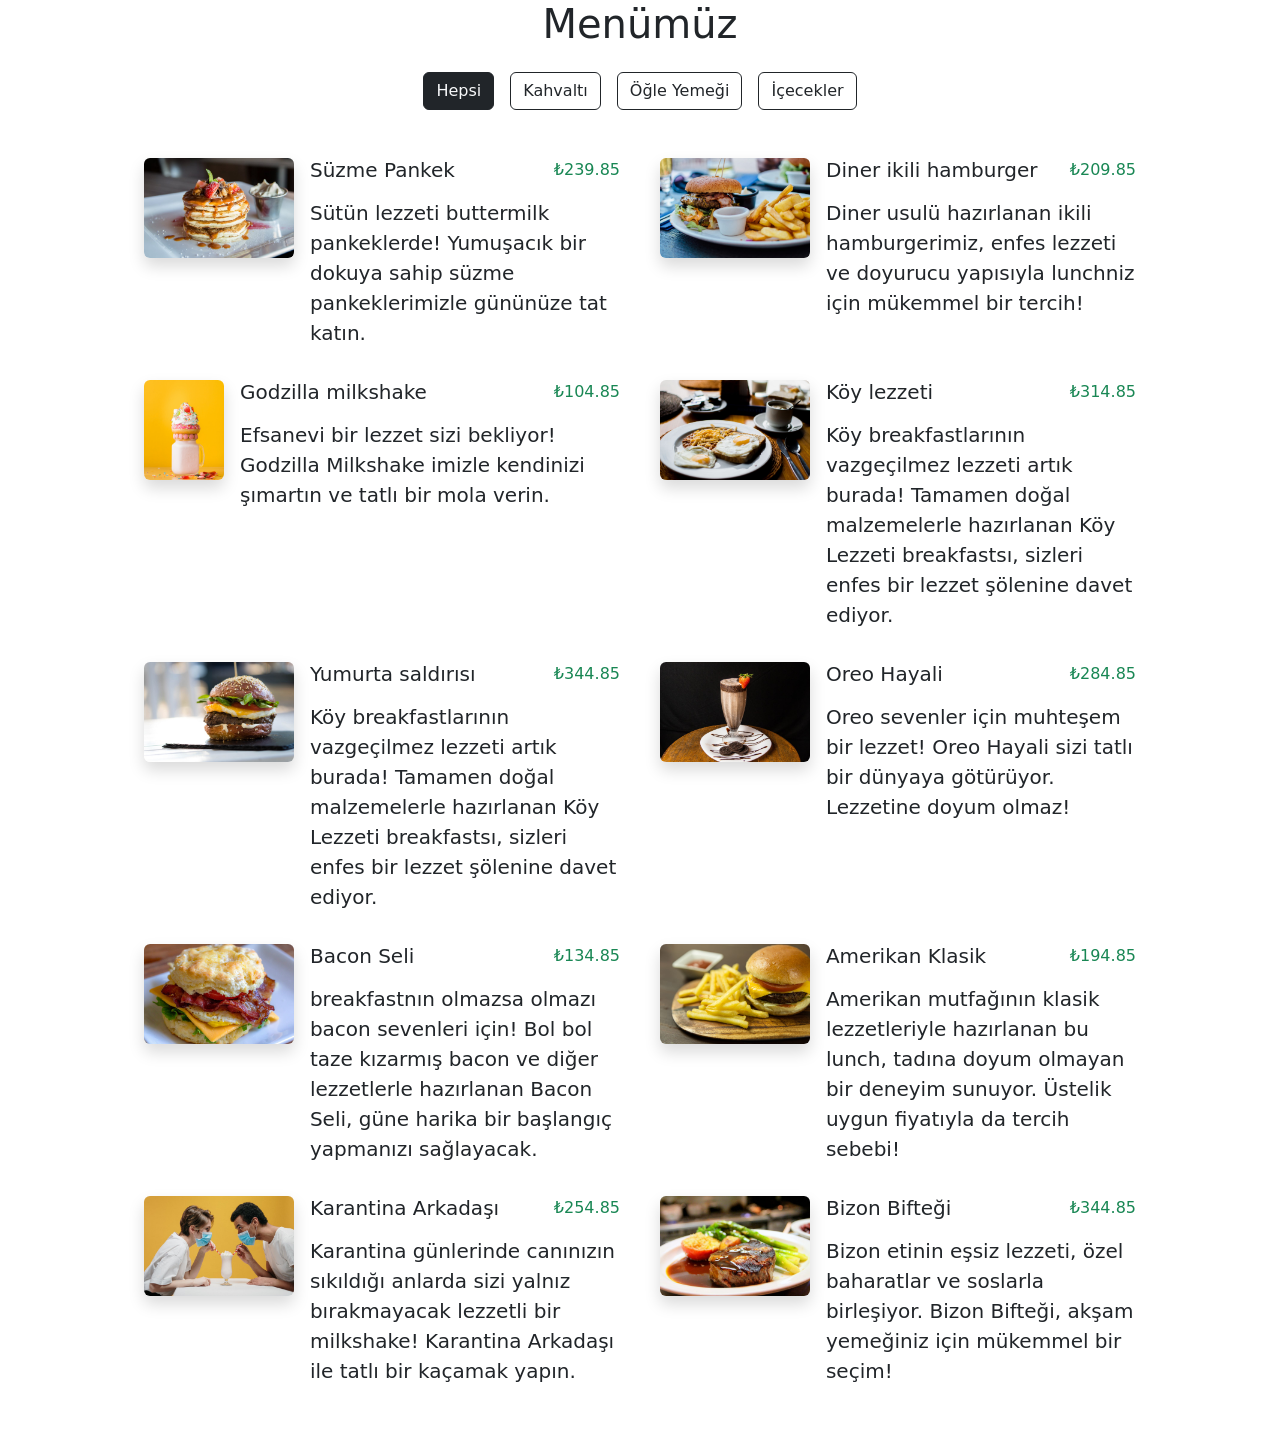
<file: index.html>
<!DOCTYPE html>
<html lang="en">
  <head>
    <meta charset="UTF-8" />
    <meta name="viewport" content="width=device-width, initial-scale=1.0" />
    <title>QR Menü</title>
    <link rel="stylesheet" href="style.css" />
    <link
      rel="stylesheet"
      href="https://cdnjs.cloudflare.com/ajax/libs/bootstrap/5.3.1/css/bootstrap.min.css"
    />
  </head>
  <body>
    <!-- üst kısım -->
    <h1 class="text-center">Menümüz</h1>
    <!-- butonlar -->
    <div
      id="buttons-area"
      class="d-flex justify-content-center gap-3 my-4"
    ></div>

    <!-- menü alanı -->
    <div
      id="menu-area"
      class="row row-cols-1 justify-content-center gap-3 my-5"
    ></div>

    <!-- js baglantısı -->
    <script type="module" src="main.js"></script>
  </body>
</html>
</file>
<file: style.css>
#card {
  max-width: 500px;
}

#card img {
  width: 150px;
  height: 100px;
}

@media (max-width: 760px) {
  #card {
    max-width: 400px;
  }
  #card img {
    width: 100%;
    height: 240px;
  }
}
</file>
